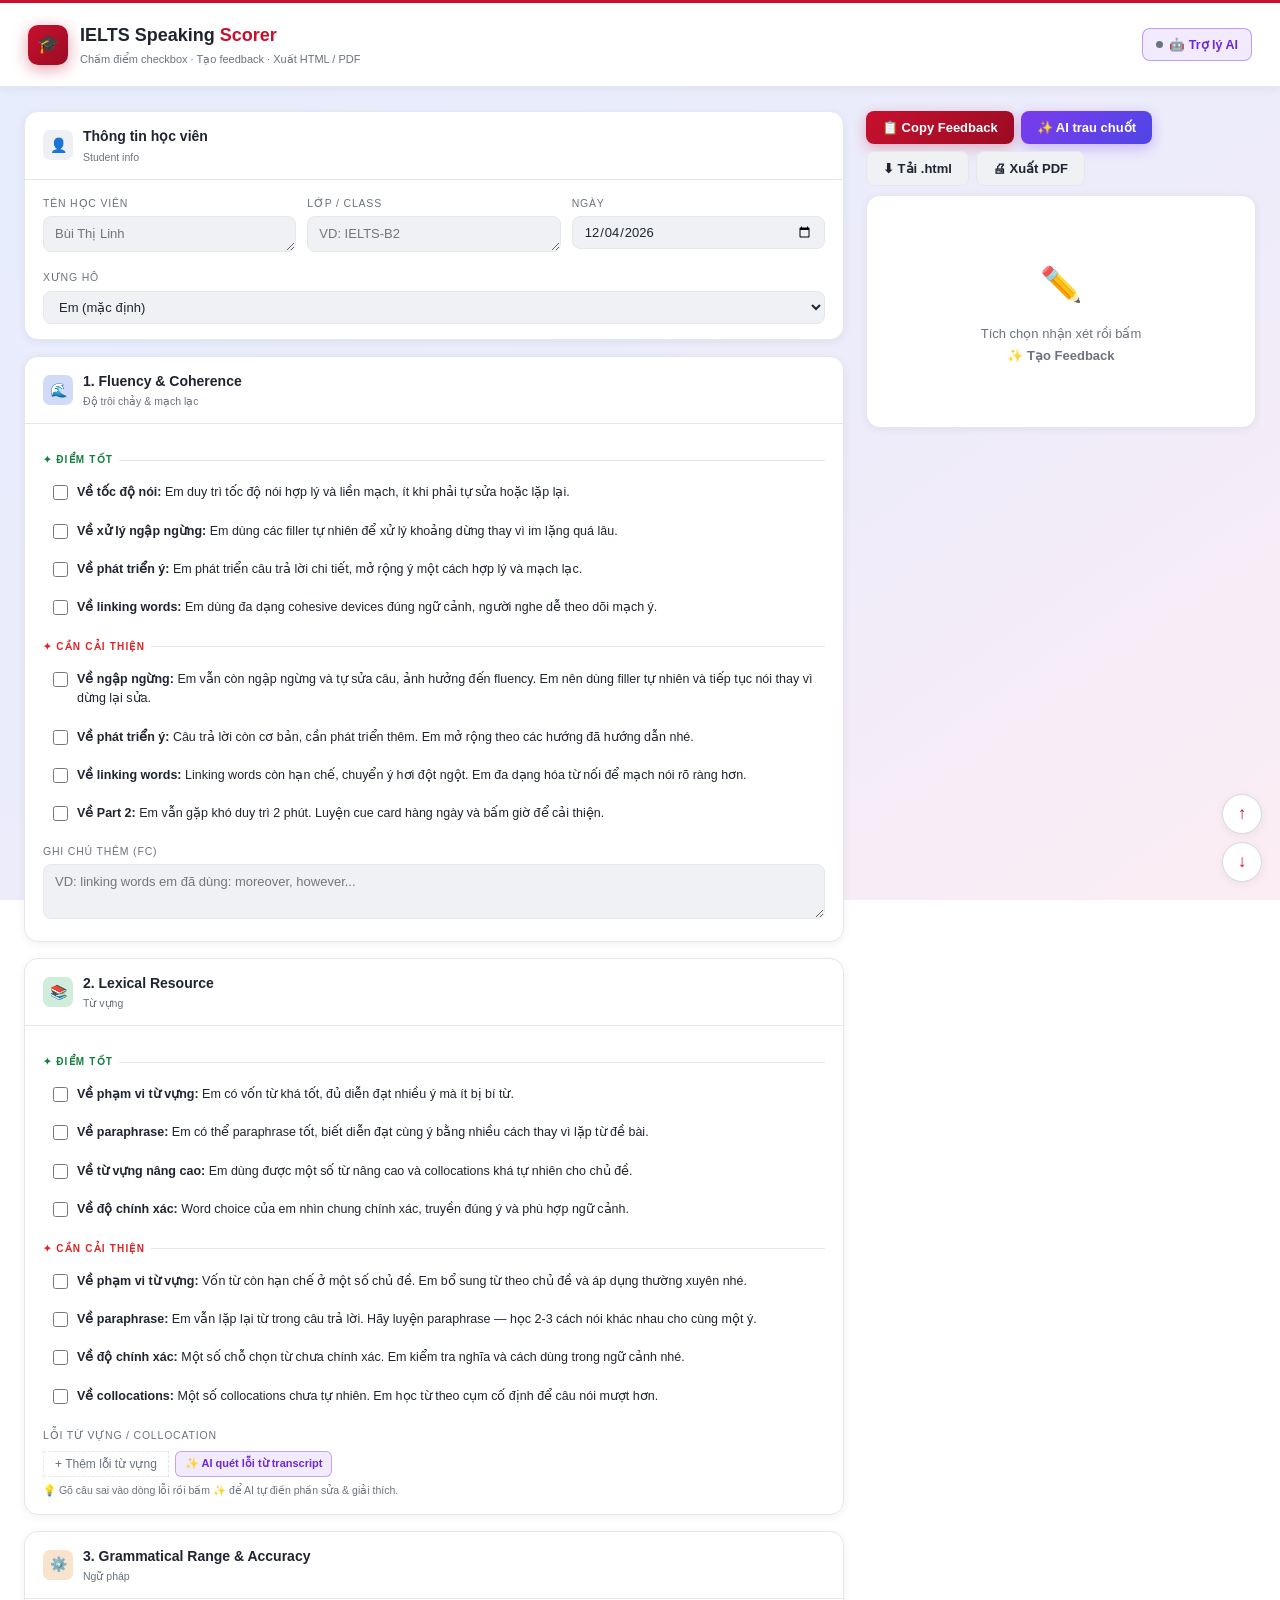
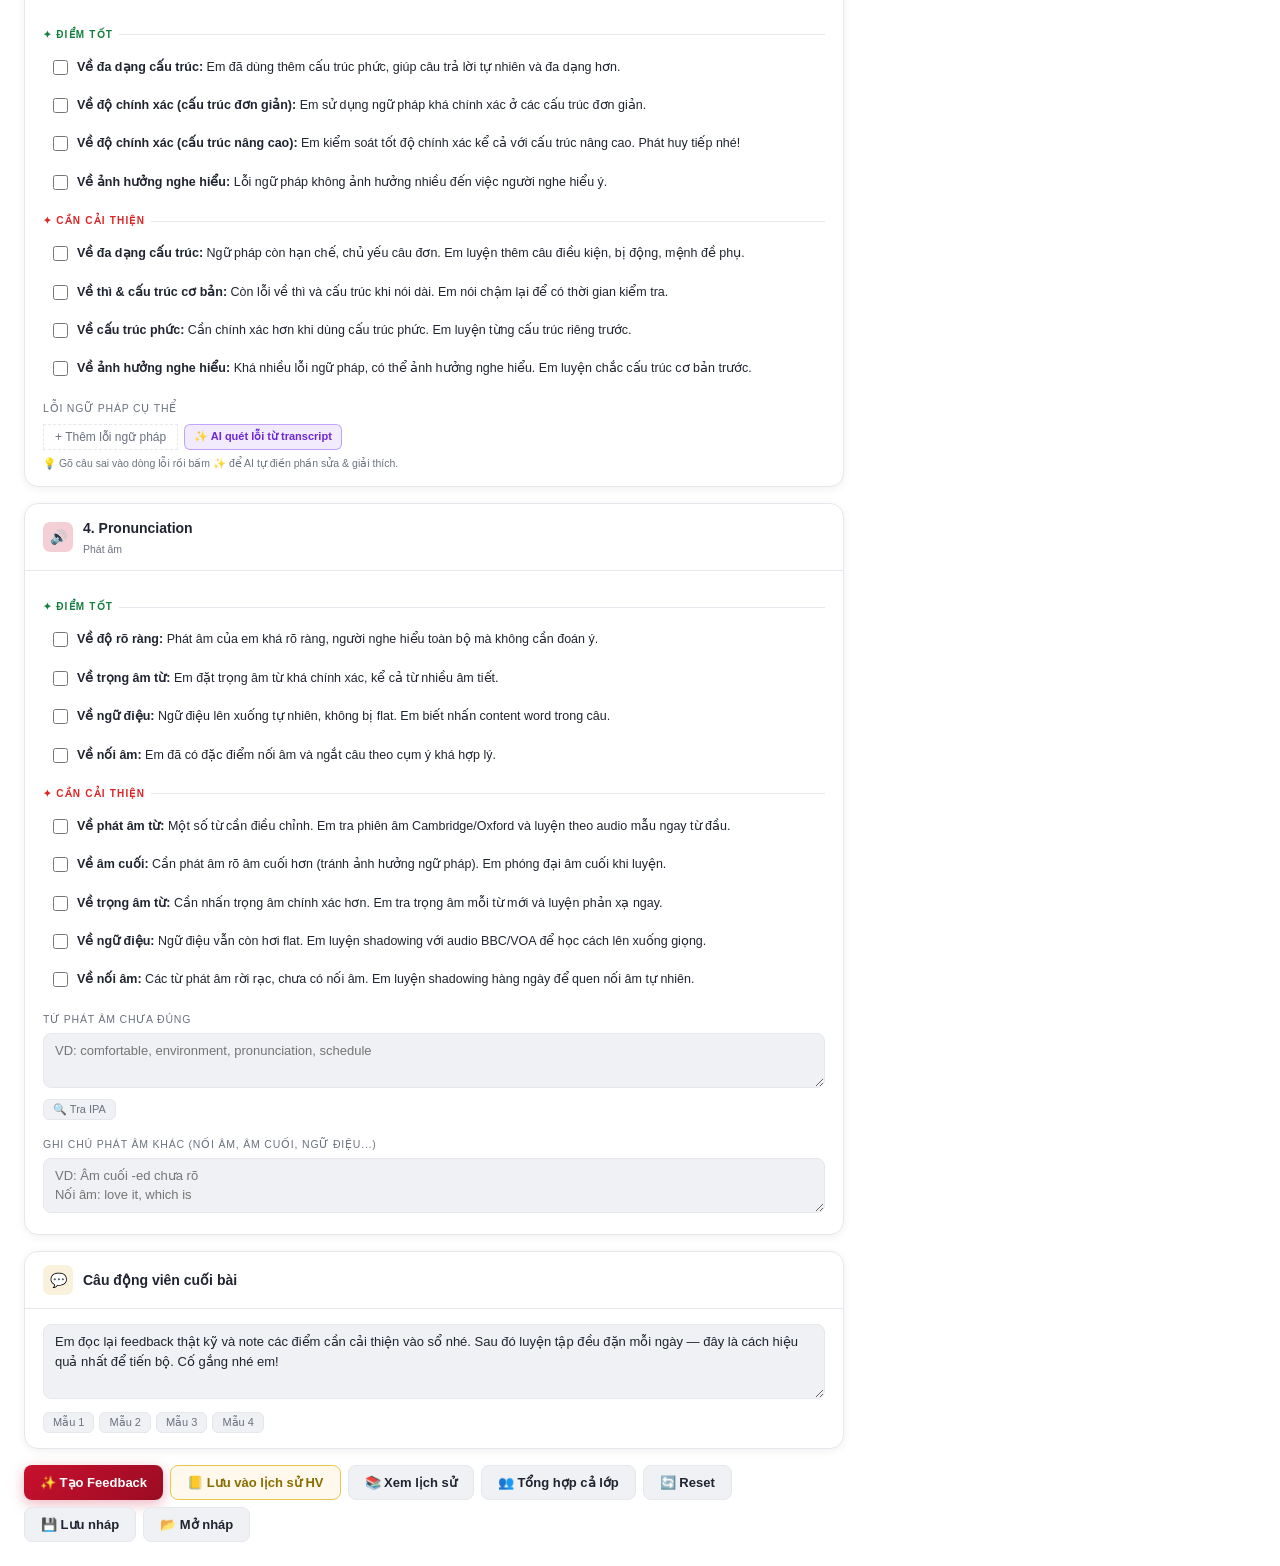
<file: index.html>
<!DOCTYPE html>
<html lang="vi">
<head>
  <meta charset="UTF-8" />
  <meta name="viewport" content="width=device-width, initial-scale=1.0" />
  <title>IELTS Speaking Scorer – Phuong Bui</title>
  <link rel="stylesheet" href="style.css" />
</head>
<body>

<!-- ===== HEADER ===== -->
<header>
  <div class="brand">
    <div class="brand-icon">🎓</div>
    <div>
      <h1>IELTS Speaking <span>Scorer</span></h1>
      <div class="sub">Chấm điểm checkbox · Tạo feedback · Xuất HTML / PDF</div>
    </div>
  </div>
  <div class="hdr-right">
    <button class="hdr-ai-btn" id="ai-btn" onclick="openAIModal()" title="Cài đặt Trợ lý AI (Gemini)">
      <span class="dot"></span> 🤖 Trợ lý AI
    </button>
  </div>
</header>

<!-- ===== MAIN WRAPPER ===== -->
<div class="wrap">

  <!-- ===== INPUT PANE ===== -->
  <div class="input-pane">

    <!-- Thông tin học viên -->
    <div class="card">
      <div class="card-head">
        <div class="card-head-left">
          <div class="crit-icon ci-info">👤</div>
          <div>
            <h2>Thông tin học viên</h2>
            <div class="hsub">Student info</div>
          </div>
        </div>
      </div>
      <div class="card-body">
        <div class="info-grid">
          <div>
            <label class="field-label">Tên học viên</label>
            <textarea id="hv-name" rows="1" placeholder="Bùi Thị Linh"></textarea>
          </div>
          <div>
            <label class="field-label">Lớp / Class</label>
            <textarea id="hv-class" rows="1" placeholder="VD: IELTS-B2"></textarea>
          </div>
          <div>
            <label class="field-label">Ngày</label>
            <input type="date" id="hv-date" />
          </div>
        </div>
        <div style="margin-top: 11px">
          <label class="field-label">Xưng hô</label>
          <select id="hv-pronoun">
            <option value="em">Em (mặc định)</option>
            <option value="anh">Anh (HV nam lớn tuổi)</option>
            <option value="chị">Chị (HV nữ lớn tuổi)</option>
          </select>
        </div>
      </div>
    </div>

    <!-- 1. Fluency & Coherence -->
    <div class="card">
      <div class="card-head">
        <div class="card-head-left">
          <div class="crit-icon ci-fc">🌊</div>
          <div>
            <h2>1. Fluency &amp; Coherence</h2>
            <div class="hsub">Độ trôi chảy &amp; mạch lạc</div>
          </div>
        </div>
      </div>
      <div class="card-body">
        <div class="sec-label good">✦ Điểm tốt</div>
        <div class="check-list" data-list="fc-good"></div>

        <div class="sec-label bad" style="margin-top: 13px">✦ Cần cải thiện</div>
        <div class="check-list" data-list="fc-bad"></div>

        <div style="margin-top: 11px">
          <label class="field-label">Ghi chú thêm (FC)</label>
          <textarea id="fc-extra" rows="2"
            placeholder="VD: linking words em đã dùng: moreover, however..."></textarea>
        </div>
      </div>
    </div>

    <!-- 2. Lexical Resource -->
    <div class="card">
      <div class="card-head">
        <div class="card-head-left">
          <div class="crit-icon ci-lr">📚</div>
          <div>
            <h2>2. Lexical Resource</h2>
            <div class="hsub">Từ vựng</div>
          </div>
        </div>
      </div>
      <div class="card-body">
        <div class="sec-label good">✦ Điểm tốt</div>
        <div class="check-list" data-list="lr-good"></div>

        <div class="sec-label bad" style="margin-top: 13px">✦ Cần cải thiện</div>
        <div class="check-list" data-list="lr-bad"></div>

        <div style="margin-top: 13px">
          <label class="field-label">Lỗi từ vựng / collocation</label>
          <div id="lr-errors"></div>
          <div class="err-actions">
            <button class="btn-ghost" onclick="addErrRow('lr-errors')">+ Thêm lỗi từ vựng</button>
            <button class="btn-ai-mini" onclick="openScanModal('vocab')">✨ AI quét lỗi từ transcript</button>
          </div>
          <div class="ai-tip">💡 Gõ câu sai vào dòng lỗi rồi bấm <b>✨</b> để AI tự điền phần sửa &amp; giải thích.</div>
        </div>
      </div>
    </div>

    <!-- 3. Grammatical Range & Accuracy -->
    <div class="card">
      <div class="card-head">
        <div class="card-head-left">
          <div class="crit-icon ci-gra">⚙️</div>
          <div>
            <h2>3. Grammatical Range &amp; Accuracy</h2>
            <div class="hsub">Ngữ pháp</div>
          </div>
        </div>
      </div>
      <div class="card-body">
        <div class="sec-label good">✦ Điểm tốt</div>
        <div class="check-list" data-list="gra-good"></div>

        <div class="sec-label bad" style="margin-top: 13px">✦ Cần cải thiện</div>
        <div class="check-list" data-list="gra-bad"></div>

        <div style="margin-top: 13px">
          <label class="field-label">Lỗi ngữ pháp cụ thể</label>
          <div id="gra-errors"></div>
          <div class="err-actions">
            <button class="btn-ghost" onclick="addErrRow('gra-errors')">+ Thêm lỗi ngữ pháp</button>
            <button class="btn-ai-mini" onclick="openScanModal('grammar')">✨ AI quét lỗi từ transcript</button>
          </div>
          <div class="ai-tip">💡 Gõ câu sai vào dòng lỗi rồi bấm <b>✨</b> để AI tự điền phần sửa &amp; giải thích.</div>
        </div>
      </div>
    </div>

    <!-- 4. Pronunciation -->
    <div class="card">
      <div class="card-head">
        <div class="card-head-left">
          <div class="crit-icon ci-p">🔊</div>
          <div>
            <h2>4. Pronunciation</h2>
            <div class="hsub">Phát âm</div>
          </div>
        </div>
      </div>
      <div class="card-body">
        <div class="sec-label good">✦ Điểm tốt</div>
        <div class="check-list" data-list="p-good"></div>

        <div class="sec-label bad" style="margin-top: 13px">✦ Cần cải thiện</div>
        <div class="check-list" data-list="p-bad"></div>

        <div style="margin-top: 13px">
          <label class="field-label">Từ phát âm chưa đúng</label>
          <textarea id="p-words" rows="2"
            placeholder="VD: comfortable, environment, pronunciation, schedule"></textarea>
          <div style="margin-top: 5px; display: flex; gap: 6px; align-items: center">
            <button class="btn-mini" onclick="fetchIPA()">🔍 Tra IPA</button>
            <span id="ipa-st" style="font-size:10.5px;color:var(--text-muted);font-style:italic"></span>
          </div>
          <div class="word-tags" id="p-tags"></div>

          <div style="margin-top: 9px">
            <label class="field-label">Ghi chú phát âm khác (nối âm, âm cuối, ngữ điệu...)</label>
            <textarea id="p-extra" rows="2"
              placeholder="VD: Âm cuối -ed chưa rõ&#10;Nối âm: love it, which is"></textarea>
          </div>
        </div>
      </div>
    </div>

    <!-- Câu động viên -->
    <div class="card">
      <div class="card-head">
        <div class="card-head-left">
          <div class="crit-icon ci-gold">💬</div>
          <div><h2>Câu động viên cuối bài</h2></div>
        </div>
      </div>
      <div class="card-body">
        <textarea id="encourage" rows="3">Em đọc lại feedback thật kỹ và note các điểm cần cải thiện vào sổ nhé. Sau đó luyện tập đều đặn mỗi ngày — đây là cách hiệu quả nhất để tiến bộ. Cố gắng nhé em!</textarea>
        <div style="margin-top: 7px; display: flex; gap: 5px; flex-wrap: wrap">
          <button class="btn-mini" onclick="setEnc(0)">Mẫu 1</button>
          <button class="btn-mini" onclick="setEnc(1)">Mẫu 2</button>
          <button class="btn-mini" onclick="setEnc(2)">Mẫu 3</button>
          <button class="btn-mini" onclick="setEnc(3)">Mẫu 4</button>
        </div>
      </div>
    </div>

    <!-- Action buttons -->
    <div class="btn-row">
      <button class="btn btn-primary" onclick="generate()">✨ Tạo Feedback</button>
      <button class="btn btn-history" onclick="saveToHistory()">📒 Lưu vào lịch sử HV</button>
      <button class="btn btn-secondary" onclick="openHistory()">📚 Xem lịch sử</button>
      <button class="btn btn-secondary" onclick="openClassSummary()">👥 Tổng hợp cả lớp</button>
      <button class="btn btn-secondary" onclick="resetAll()">🔄 Reset</button>
      <button class="btn btn-secondary" onclick="saveDraft()">💾 Lưu nháp</button>
      <button class="btn btn-secondary" onclick="loadDraft()">📂 Mở nháp</button>
    </div>

  </div><!-- /input-pane -->

  <!-- ===== PREVIEW PANE ===== -->
  <div class="preview-pane">
    <div class="preview-actions btn-row" style="margin-bottom: 9px; margin-top: 0">
      <button class="btn btn-primary" onclick="copyHTML()">📋 Copy Feedback</button>
      <button class="btn btn-ai" onclick="aiPolish(this)">✨ AI trau chuốt</button>
      <button class="btn btn-secondary" onclick="dlHTML()">⬇ Tải .html</button>
      <button class="btn btn-secondary" onclick="dlPDF()">🖨 Xuất PDF</button>
    </div>
    <div class="preview-box" id="preview">
      <div class="empty-state">
        <div class="ei">✏️</div>
        Tích chọn nhận xét rồi bấm<br />
        <b>✨ Tạo Feedback</b>
      </div>
    </div>
  </div>

</div><!-- /wrap -->

<div class="toast" id="toast"></div>

<!-- ===== MODAL: Cài đặt Trợ lý AI ===== -->
<div class="modal-overlay" id="ai-modal" onclick="if(event.target===this)closeModal('ai-modal')">
  <div class="modal">
    <div class="modal-head">
      <h3>🤖 Trợ lý AI — Google Gemini</h3>
      <button class="modal-x" onclick="closeModal('ai-modal')" title="Đóng">✕</button>
    </div>
    <div class="modal-body">
      <label class="field-label">Gemini API Key</label>
      <input type="password" id="ai-key" placeholder="AIza..." autocomplete="off" spellcheck="false" />

      <label class="field-label" style="margin-top: 12px">Model</label>
      <select id="ai-model"></select>

      <div style="margin-top: 10px; display: flex; gap: 7px; align-items: center; flex-wrap: wrap">
        <button class="btn-mini" onclick="aiTest(this)">🧪 Kiểm tra kết nối</button>
        <span id="ai-test-st" style="font-size: 11px"></span>
      </div>

      <div class="ai-hint">
        🔑 Lấy API key <b>miễn phí</b> tại
        <a href="https://aistudio.google.com/app/apikey" target="_blank" rel="noopener">aistudio.google.com/app/apikey</a><br />
        🔒 Key chỉ lưu trong trình duyệt này (localStorage) — không gửi đi đâu ngoài Google.<br />
        🤖 Trợ lý AI giúp: gợi ý sửa lỗi theo dòng, quét lỗi từ transcript, và trau chuốt feedback.
      </div>

      <div class="modal-actions">
        <button class="btn btn-secondary" onclick="closeModal('ai-modal')">Đóng</button>
        <button class="btn btn-ai" onclick="saveAISettings()">💾 Lưu</button>
      </div>
    </div>
  </div>
</div>

<!-- ===== MODAL: AI quét lỗi từ transcript ===== -->
<div class="modal-overlay" id="scan-modal" onclick="if(event.target===this)closeModal('scan-modal')">
  <div class="modal">
    <div class="modal-head">
      <h3 id="scan-title">✨ AI quét lỗi</h3>
      <button class="modal-x" onclick="closeModal('scan-modal')" title="Đóng">✕</button>
    </div>
    <div class="modal-body">
      <label class="field-label">Phần nói / transcript của học viên</label>
      <textarea id="scan-text" rows="8"
        placeholder="Dán đoạn học viên nói vào đây — AI sẽ tự tìm lỗi và điền vào danh sách lỗi cụ thể..."></textarea>
      <div class="ai-hint" id="scan-hint"></div>
      <div class="modal-actions">
        <button class="btn btn-secondary" onclick="closeModal('scan-modal')">Đóng</button>
        <button class="btn btn-ai" onclick="runScan(this)">✨ Tìm lỗi</button>
      </div>
    </div>
  </div>
</div>

<!-- ===== MODAL: Lịch sử feedback học viên ===== -->
<div class="modal-overlay" id="history-modal" onclick="if(event.target===this)closeModal('history-modal')">
  <div class="modal modal-lg">
    <div class="modal-head">
      <h3>📚 Lịch sử feedback học viên</h3>
      <button class="modal-x" onclick="closeModal('history-modal')" title="Đóng">✕</button>
    </div>
    <div class="modal-body">
      <input type="text" id="history-search" placeholder="🔍 Tìm theo tên học viên..."
             oninput="renderHistory(this.value)" autocomplete="off" />
      <div id="history-body" style="margin-top: 12px"></div>
    </div>
  </div>
</div>

<!-- ===== MODAL: Tổng hợp cả lớp ===== -->
<div class="modal-overlay" id="summary-modal" onclick="if(event.target===this)closeModal('summary-modal')">
  <div class="modal modal-lg">
    <div class="modal-head">
      <h3>👥 Tổng hợp điểm cả lớp</h3>
      <button class="modal-x" onclick="closeModal('summary-modal')" title="Đóng">✕</button>
    </div>
    <div class="modal-body">
      <div class="ai-hint">Bảng lấy <b>bài mới nhất</b> của mỗi học viên đã lưu trong lịch sử.</div>
      <div id="summary-body" style="margin-top: 12px"></div>
    </div>
  </div>
</div>

<!-- ===== MODAL: Xem trước PDF ===== -->
<div class="modal-overlay" id="pdf-modal" onclick="if(event.target===this)closeModal('pdf-modal')">
  <div class="modal modal-lg">
    <div class="modal-head">
      <h3>🖨 Xem trước PDF</h3>
      <button class="modal-x" onclick="closeModal('pdf-modal')" title="Đóng">✕</button>
    </div>
    <div class="modal-body">
      <iframe id="pdf-frame" class="pdf-frame" title="Xem trước PDF"></iframe>
      <div class="modal-actions">
        <button class="btn btn-secondary" onclick="closeModal('pdf-modal')">Đóng</button>
        <button class="btn btn-secondary" onclick="printPDF()">🖨 In</button>
        <button class="btn btn-primary" onclick="downloadPDF()">⬇ Tải về máy</button>
      </div>
    </div>
  </div>
</div>

<!-- ===== Nút cuộn trang ===== -->
<div class="scroll-btns">
  <button class="scroll-btn" onclick="scrollToTop()" title="Lên đầu trang" aria-label="Lên đầu trang">↑</button>
  <button class="scroll-btn" onclick="scrollToBottom()" title="Xuống cuối trang" aria-label="Xuống cuối trang">↓</button>
</div>

<script src="data.js"></script>
<script src="app.js"></script>
</body>
</html>
</file>
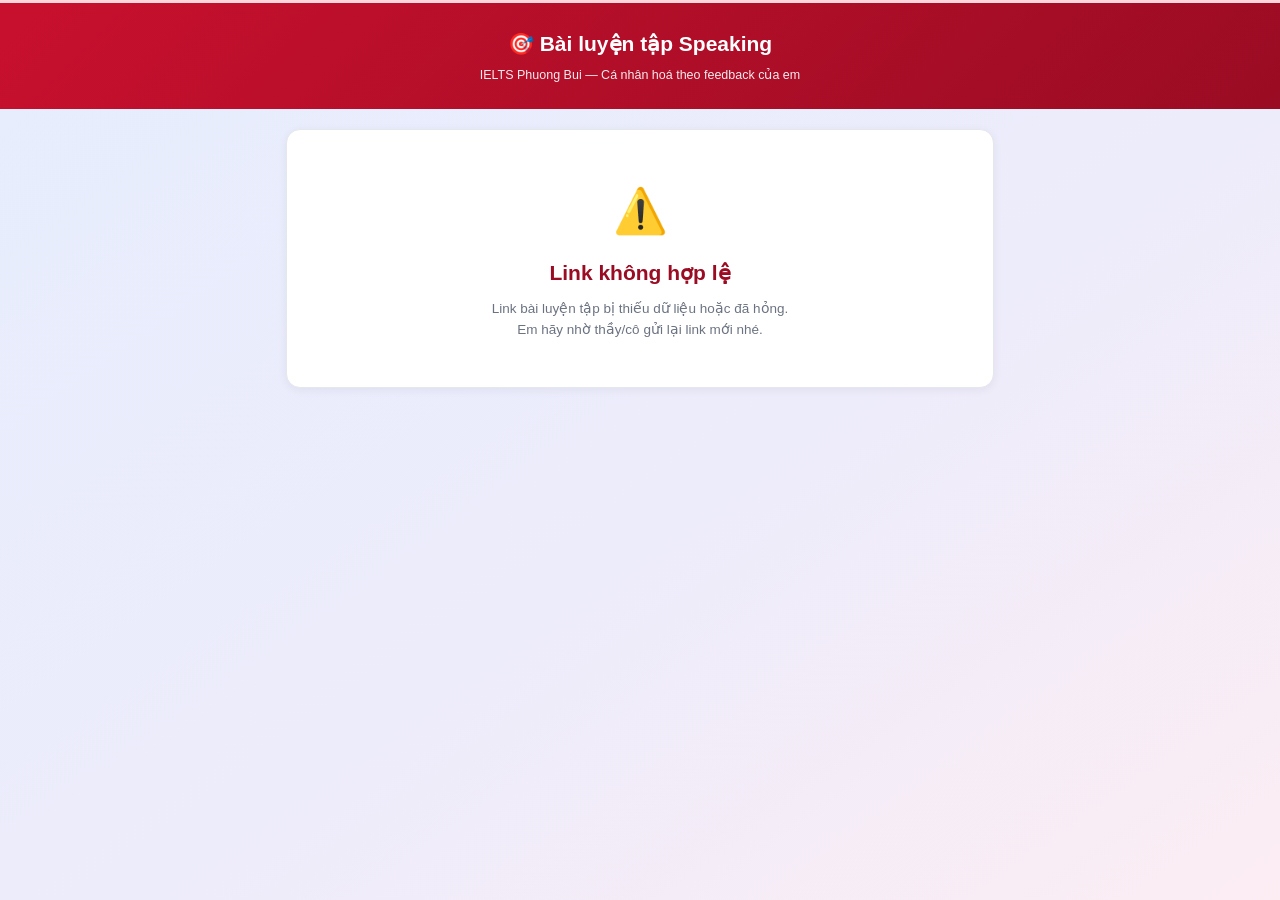
<file: practice.html>
<!DOCTYPE html>
<html lang="vi">
<head>
  <meta charset="UTF-8" />
  <meta name="viewport" content="width=device-width, initial-scale=1.0" />
  <title>Bài luyện tập Speaking – IELTS Phuong Bui</title>
  <link rel="stylesheet" href="practice.css" />
</head>
<body>

  <header class="pr-header">
    <h1>🎯 Bài luyện tập Speaking</h1>
    <p>IELTS Phuong Bui — Cá nhân hoá theo feedback của em</p>
  </header>

  <nav class="pr-menu" id="pr-menu"></nav>

  <main id="pr-content"></main>

  <div class="pr-toast" id="pr-toast"></div>

  <script src="practice.js"></script>
</body>
</html>
</file>
<file: style.css>
/* ================================================================
   style.css — IELTS Speaking Scorer
   LangGo | Tách riêng để dễ maintain
   ================================================================ */

/* ===== CSS VARIABLES ===== */
:root {
  --primary:       #c8102e;
  --primary-dark:  #9a0c23;
  --primary-light: #fff0f2;
  --gold:          #b8860b;
  --gold-light:    #fef9ec;
  --green:         #16a34a;
  --green-light:   #dcfce7;
  --red:           #dc2626;
  --red-light:     #fee2e2;
  --amber:         #d97706;
  --amber-light:   #fef3c7;

  /* Light theme surfaces */
  --bg:      #f4f5f7;
  --bg2:     #e9ebef;
  --card:    #ffffff;
  --card2:   #f0f1f4;

  /* Text */
  --text:       #1f2430;
  --text-muted: #6b7280;

  /* Borders */
  --border:  #e4e7ec;
  --border2: #d3d8e0;

  /* Shadows */
  --shadow:    0 6px 24px rgba(17,24,39,.12);
  --shadow-sm: 0 2px 10px rgba(17,24,39,.06);

  /* Radius */
  --r:    14px;
  --r-sm:  8px;
}

/* ===== RESET ===== */
*, *::before, *::after { box-sizing: border-box; margin: 0; padding: 0; }
html  { scroll-behavior: smooth; }
body  {
  font-family: Arial, Helvetica, sans-serif;
  background: linear-gradient(145deg, #e6edfd 0%, #edecfb 55%, #fcedf3 100%);
  background-attachment: fixed;
  color: var(--text);
  min-height: 100vh;
  line-height: 1.6;
  font-size: 14px;
}

/* ================================================================
   HEADER
   ================================================================ */
header {
  background: var(--card);
  border-top: 3px solid var(--primary);
  border-bottom: 1px solid var(--border);
  box-shadow: var(--shadow-sm);
  padding: 18px 28px;
  display: flex;
  align-items: center;
  justify-content: space-between;
  position: sticky;
  top: 0;
  z-index: 100;
}

/* Brand */
.brand { display: flex; align-items: center; gap: 12px; }
.brand-icon {
  width: 40px; height: 40px;
  background: linear-gradient(135deg, var(--primary), var(--primary-dark));
  border-radius: 10px;
  display: flex; align-items: center; justify-content: center;
  font-size: 18px;
  box-shadow: 0 4px 16px rgba(200,16,46,.4);
  flex-shrink: 0;
}
.brand h1 {
  font-family: Arial, Helvetica, sans-serif;
  font-size: 18px;
  font-weight: 700;
}
.brand h1 span  { color: var(--primary); }
.brand .sub {
  font-size: 11px;
  color: var(--text-muted);
  font-family: Arial, Helvetica, sans-serif;
  margin-top: 1px;
}

/* ================================================================
   LAYOUT
   ================================================================ */
.wrap {
  max-width: 1300px;
  margin: 0 auto;
  padding: 24px;
  display: grid;
  grid-template-columns: 1fr 390px;
  gap: 22px;
}
@media (max-width: 1020px) {
  .wrap { grid-template-columns: 1fr; }
}

/* Info grid (student fields) */
.info-grid {
  display: grid;
  grid-template-columns: 1fr 1fr 1fr;
  gap: 11px;
}
@media (max-width: 600px) {
  .info-grid { grid-template-columns: 1fr; }
}

/* Generic 2-col row */
.row-2 {
  display: grid;
  grid-template-columns: 1fr 1fr;
  gap: 11px;
}

/* ================================================================
   CARDS
   ================================================================ */
.card {
  background: var(--card);
  border: 1px solid var(--border);
  border-radius: var(--r);
  overflow: hidden;
  margin-bottom: 16px;
  box-shadow: var(--shadow-sm);
  animation: fadeIn .3s ease both;
}
/* Stagger delays */
.card:nth-child(1) { animation-delay: .00s; }
.card:nth-child(2) { animation-delay: .04s; }
.card:nth-child(3) { animation-delay: .08s; }
.card:nth-child(4) { animation-delay: .12s; }
.card:nth-child(5) { animation-delay: .16s; }
.card:nth-child(6) { animation-delay: .20s; }
.card:nth-child(7) { animation-delay: .24s; }

.card-head {
  padding: 13px 18px;
  border-bottom: 1px solid var(--border);
  display: flex;
  align-items: center;
  justify-content: space-between;
  gap: 10px;
}
.card-head-left { display: flex; align-items: center; gap: 10px; }
.card-head h2 {
  font-family: Arial, Helvetica, sans-serif;
  font-size: 14px;
  font-weight: 700;
}
.card-head .hsub {
  font-size: 10.5px;
  color: var(--text-muted);
  font-family: Arial, Helvetica, sans-serif;
  margin-top: 1px;
}
.card-body { padding: 15px 18px; }

/* ================================================================
   CRITERION ICONS
   ================================================================ */
.crit-icon {
  width: 30px; height: 30px;
  border-radius: 7px;
  display: flex; align-items: center; justify-content: center;
  font-size: 14px;
  flex-shrink: 0;
}
.ci-fc   { background: rgba(29,78,216,.2);  color: #60a5fa; }
.ci-lr   { background: rgba(22,163,74,.2);  color: #4ade80; }
.ci-gra  { background: rgba(217,119,6,.2);  color: #fbbf24; }
.ci-p    { background: rgba(200,16,46,.2);  color: #f87171; }
.ci-info { background: #eef0f3; color: #475569; }
.ci-gold { background: rgba(212,160,23,.15); color: var(--gold); }

/* ================================================================
   SECTION LABELS (good / bad dividers)
   ================================================================ */
.sec-label {
  font-size: 10px;
  font-weight: 700;
  text-transform: uppercase;
  letter-spacing: 1.2px;
  font-family: Arial, Helvetica, sans-serif;
  margin: 13px 0 7px;
  display: flex;
  align-items: center;
  gap: 6px;
}
.sec-label::after {
  content: '';
  flex: 1;
  height: 1px;
  background: var(--border);
}
.sec-label.good { color: #15803d; }
.sec-label.bad  { color: #dc2626; }

/* ================================================================
   CHECKLIST ITEMS
   ================================================================ */
.check-list { display: flex; flex-direction: column; gap: 3px; }

.check-item {
  display: flex;
  align-items: flex-start;
  gap: 9px;
  padding: 7px 9px;
  border-radius: var(--r-sm);
  cursor: pointer;
  border: 1px solid transparent;
  transition: all .15s;
}
.check-item:hover        { background: var(--card2); border-color: var(--border); }
.check-item.chk-good     { background: rgba(22,163,74,.08);  border-color: rgba(22,163,74,.25); }
.check-item.chk-bad      { background: rgba(200,16,46,.08); border-color: rgba(200,16,46,.2);  }

.check-item input[type="checkbox"] {
  margin-top: 2px;
  flex-shrink: 0;
  width: 15px; height: 15px;
  accent-color: var(--primary);
  cursor: pointer;
}
.check-item .it {
  font-size: 12.5px;
  color: var(--text);
  line-height: 1.55;
  flex: 1;
}
.check-item .it b { color: var(--text); font-weight: 600; }

/* ================================================================
   FORM FIELDS
   ================================================================ */
.field-label {
  display: block;
  font-size: 10.5px;
  font-family: Arial, Helvetica, sans-serif;
  color: var(--text-muted);
  text-transform: uppercase;
  letter-spacing: .8px;
  margin-bottom: 5px;
}
input[type="text"],
input[type="password"],
input[type="date"],
select,
textarea {
  width: 100%;
  background: var(--card2);
  border: 1px solid var(--border);
  border-radius: var(--r-sm);
  padding: 7px 11px;
  color: var(--text);
  font-family: Arial, Helvetica, sans-serif;
  font-size: 13px;
  transition: border-color .15s;
}
input:focus, select:focus, textarea:focus {
  outline: none;
  border-color: var(--primary);
  box-shadow: 0 0 0 3px rgba(200,16,46,.12);
}
select option { background: var(--card2); }
textarea { resize: vertical; line-height: 1.5; }

/* ================================================================
   ERROR ROWS (wrong → right + note)
   ================================================================ */
.err-row {
  display: grid;
  grid-template-columns: 1fr 16px 1fr auto auto;
  gap: 6px;
  align-items: center;
  margin-bottom: 4px;
}
.err-arr  { color: var(--text-muted); font-size: 13px; text-align: center; }
.err-note { margin: -2px 0 8px; padding-left: 2px; }
.err-note textarea { font-size: 12px; color: var(--text-muted); }

/* ================================================================
   PRONUNCIATION WORD TAGS
   ================================================================ */
.word-tags { display: flex; flex-wrap: wrap; gap: 5px; margin-top: 7px; }
.word-tag {
  display: inline-flex;
  align-items: center;
  gap: 5px;
  background: var(--card2);
  border: 1px solid var(--border);
  border-radius: 999px;
  padding: 3px 10px 3px 12px;
  font-size: 12px;
}
.word-tag .ipa {
  color: var(--primary);
  font-family: Arial, Helvetica, sans-serif;
  font-size: 11px;
}
.word-tag button {
  border: none;
  background: none;
  color: var(--text-muted);
  cursor: pointer;
  font-size: 13px;
  line-height: 1;
  padding: 0 1px;
}
.word-tag button:hover { color: var(--red); }

/* ================================================================
   BUTTONS
   ================================================================ */
.btn {
  border: none;
  cursor: pointer;
  border-radius: var(--r-sm);
  padding: 9px 16px;
  font-family: Arial, Helvetica, sans-serif;
  font-weight: 600;
  font-size: 13px;
  transition: all .15s;
  display: inline-flex;
  align-items: center;
  gap: 5px;
}
.btn-primary {
  background: linear-gradient(135deg, var(--primary), var(--primary-dark));
  color: #fff;
  box-shadow: 0 4px 14px rgba(200,16,46,.3);
}
.btn-primary:hover {
  transform: translateY(-1px);
  box-shadow: 0 6px 20px rgba(200,16,46,.4);
}
.btn-secondary {
  background: var(--card2);
  color: var(--text);
  border: 1px solid var(--border);
}
.btn-secondary:hover { background: var(--border); }

.btn-ghost {
  background: transparent;
  color: var(--text-muted);
  border: 1px dashed var(--border);
  font-size: 12px;
  padding: 5px 11px;
}
.btn-ghost:hover { color: var(--text); border-color: var(--border2); }

.btn-mini {
  padding: 3px 9px;
  font-size: 11px;
  background: var(--card2);
  color: var(--text-muted);
  border: 1px solid var(--border);
  border-radius: 6px;
  cursor: pointer;
  font-family: Arial, Helvetica, sans-serif;
  font-weight: 500;
  transition: all .12s;
}
.btn-mini:hover { background: var(--border); color: var(--text); }

.btn-row {
  display: flex;
  gap: 7px;
  flex-wrap: wrap;
  margin-top: 13px;
}

/* ================================================================
   PREVIEW PANE
   ================================================================ */
.preview-pane { position: sticky; top: 78px; align-self: start; }

.preview-box {
  background: var(--card);
  border: 1px solid var(--border);
  border-radius: var(--r);
  padding: 22px;
  max-height: calc(100vh - 120px);
  overflow-y: auto;
  font-size: 13.5px;
  line-height: 1.7;
  box-shadow: var(--shadow-sm);
}
.preview-box::-webkit-scrollbar { width: 5px; }
.preview-box::-webkit-scrollbar-track { background: transparent; }
.preview-box::-webkit-scrollbar-thumb { background: var(--border); border-radius: 999px; }

/* Empty state */
.empty-state { text-align: center; padding: 38px 18px; color: var(--text-muted); font-size: 13px; }
.empty-state .ei { font-size: 34px; margin-bottom: 9px; }

/* ================================================================
   FEEDBACK CONTENT STYLES (used inside preview + exported HTML)
   ================================================================ */
.fb-header    { border-bottom: 2px solid var(--border); padding-bottom: 13px; margin-bottom: 15px; }
.fb-title     { font-family: Arial, Helvetica, sans-serif; font-size: 19px; font-weight: 700; color: var(--primary); }
.fb-meta      { font-size: 11.5px; color: var(--text-muted); margin-top: 3px; font-family: Arial, Helvetica, sans-serif; }

.fb-section-title {
  font-family: Arial, Helvetica, sans-serif;
  font-size: 13px;
  font-weight: 700;
  color: var(--primary-dark);
  text-transform: uppercase;
  letter-spacing: .5px;
  border-bottom: 2px solid #ffd6dc;
  padding-bottom: 3px;
  margin: 17px 0 9px;
}
.fb-good-title { color: #15803d; font-size: 12px; font-weight: 700; margin: 9px 0 3px; }
.fb-bad-title  { color: #b45309; font-size: 12px; font-weight: 700; margin: 9px 0 3px; }

.fb-list    { padding-left: 17px; margin: 3px 0 7px; }
.fb-list li { margin-bottom: 3px; font-size: 12.5px; }

.fb-err-mark  { color: #dc2626; text-decoration: line-through; background: #fee2e2; padding: 1px 4px; border-radius: 3px; font-size: 12px; }
.fb-fix-mark  { color: #16a34a; background: #dcfce7; padding: 1px 4px; border-radius: 3px; font-weight: 600; font-size: 12px; }
.fb-ipa-mark  { color: #c8102e; font-weight: 600; font-family: Arial, Helvetica, sans-serif; }
.fb-word-mark { background: #fef3c7; padding: 1px 4px; border-radius: 3px; font-weight: 600; font-size: 12px; }
.fb-word-link { text-decoration: none; color: inherit; }
.fb-note      { color: #6b7280; font-style: italic; font-size: 11.5px; }

.fb-encourage {
  margin-top: 15px;
  padding: 11px 13px;
  background: var(--primary-light);
  border-left: 4px solid var(--primary);
  border-radius: 6px;
  font-style: italic;
  color: var(--primary-dark);
  font-size: 12.5px;
}

/* Hộp link bài luyện tập trong feedback */
.fb-practice-link {
  margin-top: 15px;
  padding: 12px 14px;
  background: #eef2ff;
  border: 1px solid #c7d2fe;
  border-left: 4px solid #4f46e5;
  border-radius: 6px;
  font-size: 12.5px;
  color: #3730a3;
}
.fb-practice-title { font-weight: 700; margin-bottom: 3px; }
.fb-practice-btn {
  display: inline-block;
  margin-top: 9px;
  background: #eef2ff;
  color: #3730a3;
  border: 1.5px solid #4f46e5;
  text-decoration: none;
  font-weight: 700;
  padding: 9px 18px;
  border-radius: 8px;
  font-size: 12.5px;
  -webkit-print-color-adjust: exact;
  print-color-adjust: exact;
}
.fb-practice-btn:hover { background: #e0e7ff; }
.fb-practice-short {
  margin-top: 9px;
  font-size: 12px;
  color: #3730a3;
}
.fb-practice-short b {
  font-size: 13px;
  color: #4338ca;
  word-break: break-all;
}

/* ================================================================
   TOAST NOTIFICATION
   ================================================================ */
.toast {
  position: fixed;
  bottom: 22px;
  left: 50%;
  background: var(--card);
  border: 1px solid var(--border);
  color: var(--text);
  padding: 9px 16px;
  border-radius: 10px;
  font-size: 13px;
  font-weight: 500;
  opacity: 0;
  transform: translate(-50%, 12px);
  transition: all .25s;
  pointer-events: none;
  z-index: 200;
  box-shadow: var(--shadow);
}
.toast.show { opacity: 1; transform: translate(-50%, 0); }

/* ================================================================
   ANIMATIONS
   ================================================================ */
@keyframes fadeIn {
  from { opacity: 0; transform: translateY(7px); }
  to   { opacity: 1; transform: translateY(0);   }
}

/* ================================================================
   TRỢ LÝ AI + MODAL
   ================================================================ */

/* Header: nhóm nút AI */
.hdr-right { display: flex; align-items: center; gap: 12px; }

.hdr-ai-btn {
  display: inline-flex;
  align-items: center;
  gap: 6px;
  background: rgba(124,58,237,.1);
  color: #6d28d9;
  border: 1px solid rgba(124,58,237,.45);
  border-radius: var(--r-sm);
  padding: 8px 13px;
  font-family: Arial, Helvetica, sans-serif;
  font-weight: 600;
  font-size: 12.5px;
  cursor: pointer;
  transition: all .15s;
}
.hdr-ai-btn:hover { background: rgba(124,58,237,.2); color: #5b21b6; }
.hdr-ai-btn .dot {
  width: 7px; height: 7px;
  border-radius: 50%;
  background: var(--text-muted);
  transition: all .2s;
}
.hdr-ai-btn.ready .dot { background: #4ade80; box-shadow: 0 0 8px #4ade80; }

/* Nút AI nhấn mạnh (kiểu primary, màu tím) */
.btn-ai {
  background: linear-gradient(135deg, #7c3aed, #4f46e5);
  color: #fff;
  box-shadow: 0 4px 14px rgba(124,58,237,.32);
}
.btn-ai:hover {
  transform: translateY(-1px);
  box-shadow: 0 6px 20px rgba(124,58,237,.45);
}
.btn-ai:disabled { opacity: .6; cursor: progress; transform: none; }

/* Nút AI mini (trong dòng lỗi + hàng action) */
.btn-ai-mini {
  display: inline-flex;
  align-items: center;
  justify-content: center;
  gap: 4px;
  padding: 4px 9px;
  font-size: 11px;
  font-family: Arial, Helvetica, sans-serif;
  font-weight: 600;
  background: rgba(124,58,237,.1);
  color: #6d28d9;
  border: 1px solid rgba(124,58,237,.4);
  border-radius: 6px;
  cursor: pointer;
  white-space: nowrap;
  transition: all .12s;
}
.btn-ai-mini:hover { background: rgba(124,58,237,.18); color: #5b21b6; }
.btn-ai-mini:disabled { opacity: .55; cursor: progress; }

/* Hàng action dưới danh sách lỗi */
.err-actions { display: flex; gap: 6px; flex-wrap: wrap; margin-top: 7px; }

/* Dòng gợi ý nhỏ */
.ai-tip {
  font-size: 10.5px;
  color: var(--text-muted);
  line-height: 1.5;
  margin-top: 6px;
}
.ai-tip b { color: #6d28d9; }

/* Spinner loading */
.spin {
  display: inline-block;
  width: 11px; height: 11px;
  border: 2px solid currentColor;
  border-right-color: transparent;
  border-radius: 50%;
  animation: spin .6s linear infinite;
  vertical-align: -1px;
}
@keyframes spin { to { transform: rotate(360deg); } }

/* Link Oxford trong word tag */
.word-tag a.ox-link {
  text-decoration: none;
  font-size: 12px;
  line-height: 1;
  filter: grayscale(.35);
  transition: filter .12s;
}
.word-tag a.ox-link:hover { filter: grayscale(0); }

/* ===== MODAL ===== */
.modal-overlay {
  position: fixed;
  inset: 0;
  background: rgba(0,0,0,.66);
  backdrop-filter: blur(2px);
  display: none;
  align-items: center;
  justify-content: center;
  padding: 20px;
  z-index: 300;
}
.modal-overlay.show { display: flex; }

.modal {
  background: var(--card);
  border: 1px solid var(--border2);
  border-radius: var(--r);
  width: 100%;
  max-width: 480px;
  max-height: 88vh;
  display: flex;
  flex-direction: column;
  overflow: hidden;
  box-shadow: var(--shadow);
  animation: fadeIn .2s ease both;
}
.modal-head {
  display: flex;
  align-items: center;
  justify-content: space-between;
  padding: 13px 18px;
  border-bottom: 1px solid var(--border);
}
.modal-head h3 {
  font-family: Arial, Helvetica, sans-serif;
  font-size: 14.5px;
  font-weight: 700;
}
.modal-x {
  border: none;
  background: none;
  color: var(--text-muted);
  font-size: 15px;
  line-height: 1;
  cursor: pointer;
  padding: 2px 4px;
}
.modal-x:hover { color: var(--text); }
.modal-body { padding: 16px 18px; overflow-y: auto; }
.modal-actions {
  display: flex;
  gap: 7px;
  justify-content: flex-end;
  margin-top: 15px;
}

/* Hộp gợi ý trong modal */
.ai-hint {
  font-size: 11px;
  color: var(--text-muted);
  line-height: 1.7;
  margin-top: 10px;
  background: var(--card2);
  border: 1px solid var(--border);
  border-radius: var(--r-sm);
  padding: 9px 11px;
}
.ai-hint a { color: #6d28d9; }

/* ================================================================
   LỊCH SỬ HỌC VIÊN · TỔNG HỢP · NÚT CUỘN
   ================================================================ */

/* Nút "Lưu vào lịch sử HV" — tông vàng nổi bật */
.btn-history {
  background: var(--gold-light);
  color: #8a6d00;
  border: 1px solid #e7c84d;
}
.btn-history:hover { background: #fbeec3; }

/* Modal rộng cho lịch sử / tổng hợp */
.modal.modal-lg { max-width: 720px; }

/* Khung xem trước PDF */
.pdf-frame {
  width: 100%;
  height: 62vh;
  border: 1px solid var(--border);
  border-radius: var(--r-sm);
  background: #fff;
}

/* Trạng thái rỗng / thông báo trong modal */
.hist-empty {
  text-align: center;
  color: var(--text-muted);
  padding: 30px 14px;
  font-size: 13px;
  line-height: 1.7;
}

/* Danh sách lịch sử — nhóm theo học viên */
.hist-group { margin-bottom: 15px; }
.hist-name {
  font-weight: 700;
  font-size: 13px;
  padding-bottom: 5px;
  border-bottom: 1px solid var(--border);
  margin-bottom: 7px;
}
.hist-count {
  font-size: 10.5px;
  color: var(--text-muted);
  font-weight: 400;
}
.hist-row {
  display: flex;
  align-items: center;
  justify-content: space-between;
  gap: 10px;
  padding: 8px 10px;
  border-radius: var(--r-sm);
  background: var(--card2);
  border: 1px solid var(--border);
  margin-bottom: 5px;
}
.hist-meta { font-size: 12px; }
.hist-sub {
  display: block;
  font-size: 10.5px;
  color: var(--text-muted);
  margin-top: 2px;
}
.hist-actions { display: flex; gap: 5px; flex-shrink: 0; }

/* Bảng tổng hợp cả lớp */
.sum-table {
  width: 100%;
  border-collapse: collapse;
  font-size: 12px;
}
.sum-table th {
  background: var(--card2);
  color: var(--text-muted);
  padding: 7px 8px;
  text-align: center;
  font-size: 10px;
  text-transform: uppercase;
  letter-spacing: .4px;
  border-bottom: 1px solid var(--border);
}
.sum-table td {
  padding: 7px 8px;
  text-align: center;
  border-bottom: 1px solid var(--border);
}
.sum-table .sum-name { text-align: left; font-weight: 600; }
.sum-table tbody tr:hover { background: var(--card2); }
.sum-table tfoot td {
  background: var(--gold-light);
  color: #8a6d00;
  font-weight: 700;
  text-align: right;
}

/* Nút cuộn trang nổi (góc dưới-phải) */
.scroll-btns {
  position: fixed;
  right: 18px;
  bottom: 18px;
  display: flex;
  flex-direction: column;
  gap: 8px;
  z-index: 150;
}
.scroll-btn {
  width: 40px;
  height: 40px;
  border-radius: 50%;
  border: 1px solid var(--border2);
  background: var(--card);
  color: var(--primary);
  font-size: 17px;
  font-weight: 700;
  cursor: pointer;
  box-shadow: var(--shadow-sm);
  transition: all .15s;
  display: flex;
  align-items: center;
  justify-content: center;
}
.scroll-btn:hover {
  background: var(--primary);
  color: #fff;
  transform: translateY(-2px);
  box-shadow: var(--shadow);
}

/* ================================================================
   PRINT STYLES (PDF export via Ctrl+P / window.print())
   ================================================================ */
@media print {
  body { background: #fff !important; color: #111 !important; font-family: Arial, sans-serif !important; }

  /* Hide everything except preview */
  header, .input-pane, .btn-row, .preview-actions, .toast, .modal-overlay, .scroll-btns { display: none !important; }
  .wrap         { display: block !important; padding: 0 !important; }
  .preview-pane { position: static !important; }

  /* Flatten preview box */
  .preview-box {
    background: #fff !important;
    border: none !important;
    max-height: none !important;
    padding: 0 !important;
    box-shadow: none !important;
    color: #111 !important;
  }

  /* Override dark colours in feedback content */
  .fb-header         { border-bottom-color: #ffd6dc !important; }
  .fb-title          { color: #9a0c23 !important; }
  .fb-meta           { color: #6b7280 !important; }
  .fb-section-title  { color: #9a0c23 !important; border-bottom-color: #ffd6dc !important; }
  .fb-good-title     { color: #15803d !important; }
  .fb-bad-title      { color: #b45309 !important; }
  .fb-encourage      { background: #fff0f2 !important; border-left-color: #c8102e !important; color: #9a0c23 !important; }
  .fb-err-mark       { background: #fee2e2 !important; color: #dc2626 !important; }
  .fb-fix-mark       { background: #dcfce7 !important; color: #16a34a !important; }
  .fb-word-mark      { background: #fef3c7 !important; }
  .fb-ipa-mark       { color: #c8102e !important; }
  .fb-note           { color: #6b7280 !important; }
  .fb-list li        { color: #111 !important; }
}
</file>
<file: practice.css>
/* ================================================================
   practice.css — Trang luyện tập cá nhân hoá cho học viên
   IELTS Speaking Scorer — LangGo
   Shadowing: nghe phát âm chuẩn → thu âm → nghe lại → tạo báo cáo
   ================================================================ */
*, *::before, *::after { box-sizing: border-box; margin: 0; padding: 0; }

:root {
  --primary:       #c8102e;
  --primary-dark:  #9a0c23;
  --primary-light: #fff0f2;
  --card:          #ffffff;
  --text:          #1f2430;
  --muted:         #6b7280;
  --border:        #e4e7ec;
  --green:         #16a34a;
  --green-light:   #e7f8ee;
  --amber:         #f59e0b;
  --amber-light:   #fff7ed;
  --indigo:        #4f46e5;
  --r:             14px;
  --r-sm:          8px;
  --shadow-sm:     0 2px 10px rgba(17,24,39,.06);
}

html { scroll-behavior: smooth; }
body {
  font-family: Arial, Helvetica, sans-serif;
  background: linear-gradient(145deg, #e6edfd 0%, #edecfb 55%, #fcedf3 100%);
  background-attachment: fixed;
  color: var(--text);
  line-height: 1.6;
  min-height: 100vh;
  font-size: 14px;
}

/* ===== HEADER ===== */
.pr-header {
  background: linear-gradient(135deg, var(--primary), var(--primary-dark));
  color: #fff;
  text-align: center;
  padding: 24px 18px;
  border-top: 3px solid #ffd6dc;
}
.pr-header h1 { font-size: 21px; font-weight: 700; }
.pr-header p  { font-size: 12.5px; opacity: .92; margin-top: 4px; }

/* ===== MENU NHỎ (sticky) ===== */
.pr-menu {
  position: sticky;
  top: 0;
  z-index: 20;
  background: rgba(255,255,255,.93);
  backdrop-filter: blur(4px);
  border-bottom: 1px solid var(--border);
  display: flex;
  gap: 8px;
  justify-content: center;
  flex-wrap: wrap;
  padding: 10px 14px;
}
.pr-menu a {
  text-decoration: none;
  font-size: 12.5px;
  font-weight: 600;
  color: var(--primary-dark);
  background: var(--primary-light);
  border: 1px solid #ffd0d8;
  border-radius: 999px;
  padding: 5px 13px;
  transition: all .15s;
}
.pr-menu a:hover { background: var(--primary); color: #fff; }

main { max-width: 740px; margin: 0 auto; padding: 20px 16px 70px; }

/* ===== CARD ===== */
.pr-card {
  background: var(--card);
  border: 1px solid var(--border);
  border-radius: var(--r);
  box-shadow: var(--shadow-sm);
  margin-bottom: 16px;
  overflow: hidden;
}

/* ===== GREETING ===== */
.pr-greeting   { padding: 18px 20px; }
.pr-greeting h2 { color: var(--primary-dark); font-size: 19px; margin-bottom: 5px; }
.pr-greeting p  { font-size: 13.5px; margin-top: 4px; }
.pr-greeting b  { color: var(--primary-dark); }

/* ===== HỘP HƯỚNG DẪN ===== */
.pr-howto {
  background: #eef2ff;
  border: 1px solid #c7d2fe;
  color: #3730a3;
  border-radius: var(--r-sm);
  padding: 12px 15px;
  font-size: 12.5px;
  line-height: 1.8;
  margin-bottom: 14px;
}
.pr-howto b { color: #312e81; }

/* ===== CẢNH BÁO TRÌNH DUYỆT ===== */
.pr-warn {
  background: var(--amber-light);
  border: 1px solid var(--amber);
  color: #92400e;
  border-radius: var(--r-sm);
  padding: 10px 14px;
  font-size: 12.5px;
  line-height: 1.6;
  margin-bottom: 14px;
}

/* ===== THANH CHỌN GIỌNG ===== */
.pr-voicebar {
  background: var(--card);
  border: 1px solid var(--border);
  border-radius: var(--r-sm);
  box-shadow: var(--shadow-sm);
  padding: 11px 14px;
  margin-bottom: 16px;
  display: flex;
  gap: 8px 16px;
  align-items: center;
  flex-wrap: wrap;
  font-size: 12.5px;
}
.pr-voicebar .vb-group { display: flex; gap: 7px; align-items: center; }
.pr-voicebar label { font-weight: 700; color: var(--primary-dark); }
.pr-voicebar select {
  font-family: Arial, Helvetica, sans-serif;
  font-size: 12.5px;
  padding: 6px 9px;
  border: 1px solid var(--border);
  border-radius: 6px;
  background: #fff;
  color: var(--text);
  max-width: 240px;
  cursor: pointer;
}
.pr-voicebar button {
  font-family: Arial, Helvetica, sans-serif;
  font-size: 12px;
  font-weight: 600;
  padding: 6px 11px;
  border: 1px solid #f1c2c9;
  border-radius: 6px;
  background: #fff;
  color: var(--primary);
  cursor: pointer;
}
.pr-voicebar button:hover { background: var(--primary); color: #fff; }

/* ===== SECTION ===== */
.pr-section-head {
  padding: 12px 18px;
  background: var(--primary-light);
  border-bottom: 1px solid var(--border);
  font-weight: 700;
  color: var(--primary-dark);
  font-size: 14.5px;
}
.pr-section-body { padding: 12px 14px; }

/* ===== PRACTICE ITEM ===== */
.pr-item {
  border: 1px solid var(--border);
  border-radius: var(--r-sm);
  padding: 12px 14px;
  margin-bottom: 10px;
  background: #fff;
  transition: background .15s, border-color .15s;
}
.pr-item:last-child { margin-bottom: 0; }
.pr-item.done { background: var(--green-light); border-color: #a7e3c0; }

.pr-num {
  display: inline-flex;
  align-items: center;
  justify-content: center;
  width: 22px; height: 22px;
  border-radius: 50%;
  background: var(--primary);
  color: #fff;
  font-size: 12px;
  font-weight: 700;
  margin-right: 8px;
  flex-shrink: 0;
}
.pr-item.done .pr-num { background: var(--green); }

.pr-body  { font-size: 14px; line-height: 1.55; }
.pr-wrong {
  color: var(--primary); text-decoration: line-through;
  background: #fee2e2; padding: 1px 5px; border-radius: 4px;
}
.pr-right {
  color: var(--green); background: var(--green-light);
  padding: 1px 5px; border-radius: 4px; font-weight: 700;
}
.pr-arrow { color: var(--muted); margin: 0 4px; }
.pr-word  { font-weight: 700; color: var(--primary-dark); font-size: 16px; }
.pr-ipa   { color: var(--primary); font-weight: 600; margin-left: 7px; }
.pr-note  {
  color: var(--muted); font-style: italic;
  font-size: 12px; margin-top: 6px;
}

/* ===== ACTION BUTTONS ===== */
.pr-actions {
  display: flex;
  gap: 7px;
  flex-wrap: wrap;
  align-items: center;
  margin-top: 10px;
}
.pr-btn {
  border: 1px solid var(--border);
  background: #fff;
  color: var(--text);
  border-radius: 7px;
  padding: 7px 12px;
  font-family: Arial, Helvetica, sans-serif;
  font-size: 12.5px;
  font-weight: 600;
  cursor: pointer;
  white-space: nowrap;
  text-decoration: none;
  display: inline-flex;
  align-items: center;
  gap: 5px;
  transition: all .12s;
}
.pr-btn[hidden] { display: none; }   /* ẩn "Nghe lại" tới khi đã thu âm */
.pr-listen { color: var(--primary); border-color: #f1c2c9; }
.pr-listen:hover { background: var(--primary); color: #fff; }
.pr-listen.speaking { background: var(--primary); color: #fff; animation: pr-pulse 1s infinite; }

.pr-rec { color: #9a3412; border-color: #fdba74; background: var(--amber-light); }
.pr-rec:hover { background: #fdba74; color: #fff; }
.pr-rec.recording { background: var(--primary); color: #fff; border-color: var(--primary); animation: pr-pulse 1s infinite; }

.pr-play { color: #15803d; border-color: #86efac; }
.pr-play:hover { background: var(--green); color: #fff; }

.pr-ox:hover { background: #fef3c7; }

@keyframes pr-pulse {
  0%, 100% { box-shadow: 0 0 0 0 rgba(200,16,46,.4); }
  50%      { box-shadow: 0 0 0 7px rgba(200,16,46,0); }
}

.pr-status {
  font-size: 12px;
  margin-top: 8px;
  color: var(--muted);
  font-style: italic;
  line-height: 1.5;
}
.pr-status b { color: var(--text); font-style: normal; }

/* ===== SUMMARY (progress + report) ===== */
.pr-summary {
  background: var(--card);
  border: 1px solid var(--border);
  border-radius: var(--r);
  box-shadow: var(--shadow-sm);
  padding: 18px;
  text-align: center;
  margin-bottom: 16px;
}
.pr-summary .pr-sub {
  font-size: 11px; text-transform: uppercase;
  letter-spacing: .8px; color: var(--muted);
}
.pr-count      { font-size: 30px; font-weight: 800; color: var(--primary); margin-top: 2px; }
.pr-count .tot { color: var(--muted); font-size: 18px; }
.pr-bar {
  height: 9px; background: #eef0f3; border-radius: 999px;
  overflow: hidden; margin: 11px 0 14px;
}
.pr-bar-fill {
  height: 100%; border-radius: 999px;
  background: linear-gradient(90deg, var(--amber), var(--green));
  width: 0%; transition: width .35s;
}
.pr-report {
  width: 100%;
  background: linear-gradient(135deg, var(--primary), var(--primary-dark));
  color: #fff;
  border: none;
  border-radius: var(--r-sm);
  padding: 13px;
  font-family: Arial, Helvetica, sans-serif;
  font-size: 14.5px;
  font-weight: 700;
  cursor: pointer;
  transition: filter .12s;
}
.pr-report:hover { filter: brightness(1.08); }

/* ===== EMPTY / ERROR ===== */
.pr-empty    { text-align: center; padding: 46px 24px; }
.pr-empty-ic { font-size: 44px; margin-bottom: 10px; }
.pr-empty h2 { color: var(--primary-dark); margin-bottom: 8px; }
.pr-empty p  { color: var(--muted); font-size: 13.5px; }

/* ===== FOOTER ===== */
.pr-footer {
  text-align: center; color: var(--muted);
  font-size: 11.5px; padding: 8px 16px 0;
}

/* ===== TOAST ===== */
.pr-toast {
  position: fixed; bottom: 20px; left: 50%;
  transform: translate(-50%, 12px);
  background: #fff; border: 1px solid var(--border);
  color: var(--text); padding: 9px 16px;
  border-radius: 10px; font-size: 13px; font-weight: 500;
  box-shadow: 0 6px 24px rgba(17,24,39,.16);
  opacity: 0; pointer-events: none; transition: all .25s; z-index: 50;
  max-width: 90vw;
}
.pr-toast.show { opacity: 1; transform: translate(-50%, 0); }

@media (max-width: 540px) {
  .pr-voicebar select { max-width: 170px; }
}
</file>
